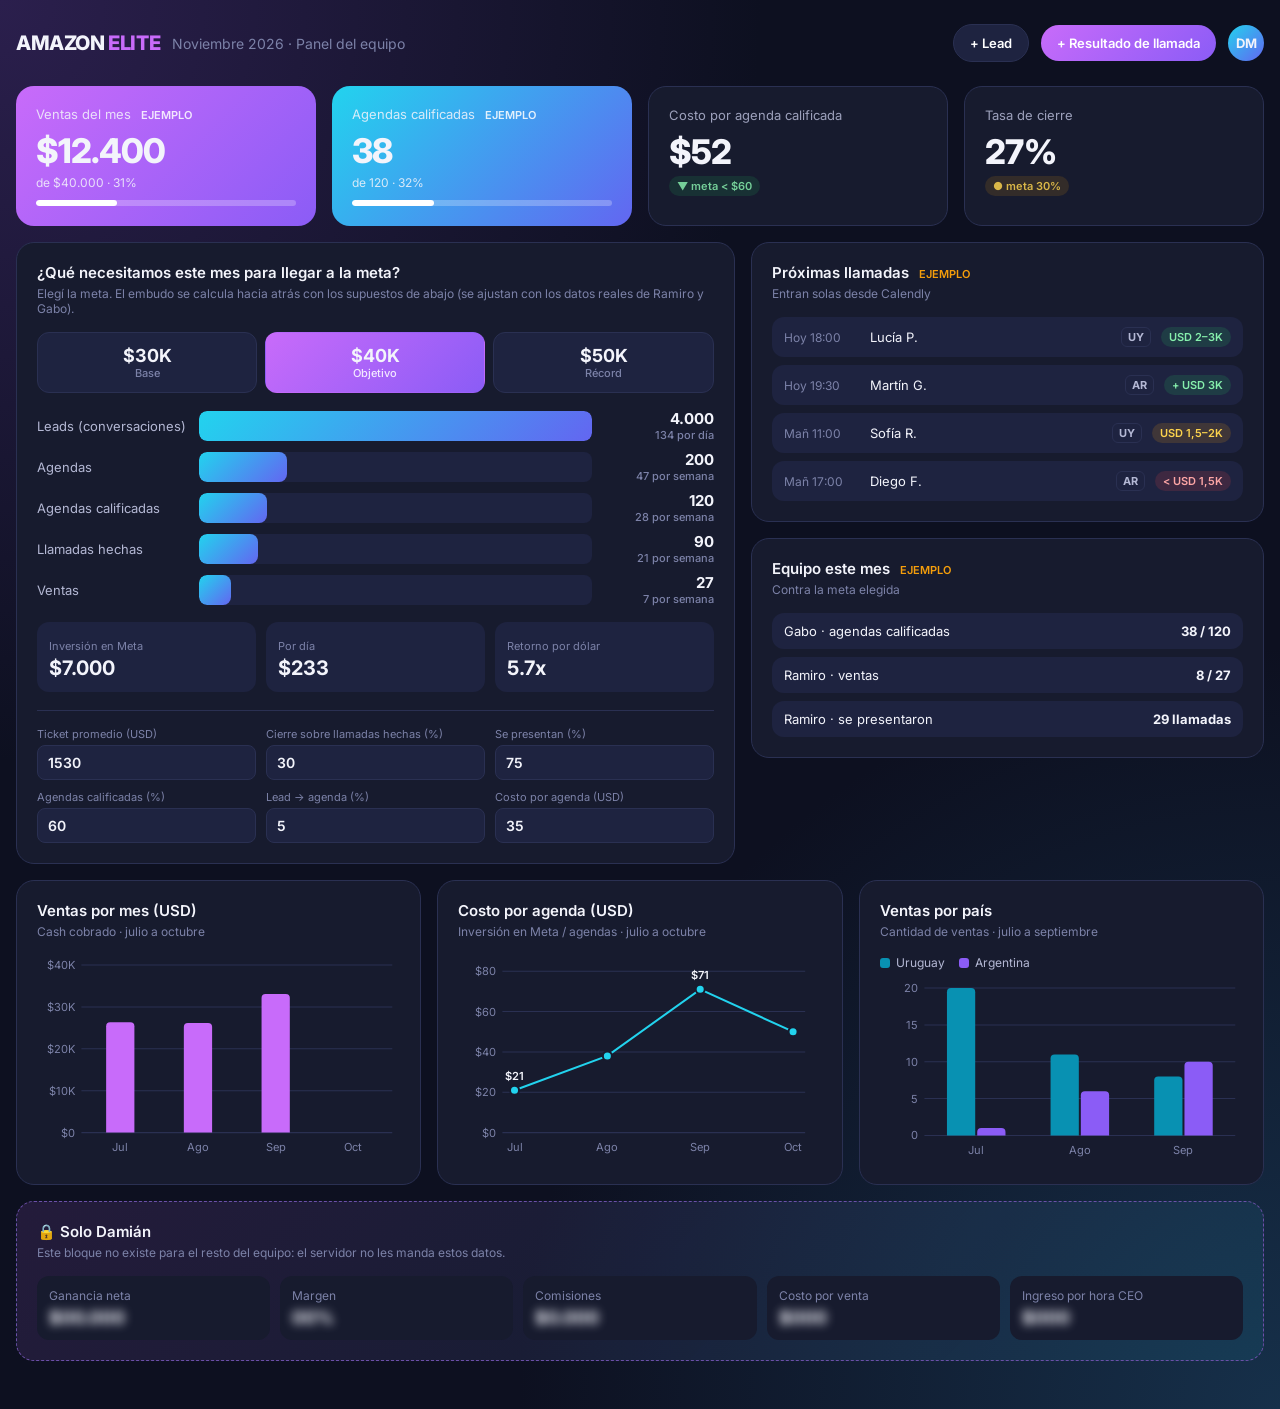
<file: prototipo/index.html>
<!doctype html>
<html lang="es">
<head>
<meta charset="utf-8">
<meta name="viewport" content="width=device-width,initial-scale=1">
<title>Amazon Elite · Panel</title>
<link rel="preconnect" href="https://fonts.googleapis.com">
<link href="https://fonts.googleapis.com/css2?family=Inter:wght@400;500;600;700;800&display=swap" rel="stylesheet">
<style>
:root{
  --bg:#0d1020; --surface:#171b2e; --surface-2:#1e2340; --line:#2a3052;
  --ink:#f3f4fb; --ink-2:#b4b8d4; --ink-3:#7c82a8;
  --uy:#0891b2; --ar:#8b5cf6;
  --grad-1:linear-gradient(135deg,#c86bfa 0%,#8b5cf6 100%);
  --grad-2:linear-gradient(135deg,#22d3ee 0%,#6366f1 100%);
  --good:#22c55e; --warn:#f59e0b; --bad:#ef4444;
  --r:18px;
}
*{box-sizing:border-box;margin:0;padding:0}
body{font-family:Inter,system-ui,sans-serif;background:var(--bg);color:var(--ink);min-height:100vh;
  background-image:radial-gradient(circle at 0% 0%,#2b1f4d 0,transparent 40%),radial-gradient(circle at 100% 100%,#16304a 0,transparent 40%)}
.wrap{max-width:1280px;margin:0 auto;padding:24px 16px 48px}
header{display:flex;align-items:center;gap:12px;flex-wrap:wrap;margin-bottom:24px}
.brand{font-weight:800;font-size:20px;letter-spacing:-.02em}
.brand span{color:#c86bfa}
.month{color:var(--ink-3);font-size:14px;margin-right:auto}
.btn{border:0;border-radius:999px;padding:10px 16px;font:600 13px Inter,sans-serif;color:#fff;cursor:pointer;background:var(--grad-1)}
.btn.alt{background:var(--surface-2);border:1px solid var(--line)}
.avatar{width:36px;height:36px;border-radius:50%;background:var(--grad-2);display:grid;place-items:center;font-weight:700;font-size:13px}
.grid{display:grid;gap:16px}
.kpis{grid-template-columns:repeat(4,1fr)}
.card{background:var(--surface);border:1px solid var(--line);border-radius:var(--r);padding:20px}
.card h2{font-size:15px;font-weight:600;margin-bottom:4px}
.card .sub{font-size:12px;color:var(--ink-3);margin-bottom:16px}
.kpi{border-radius:var(--r);padding:20px;position:relative;overflow:hidden}
.kpi.g1{background:var(--grad-1)} .kpi.g2{background:var(--grad-2)}
.kpi.plain{background:var(--surface);border:1px solid var(--line)}
.kpi .lbl{font-size:13px;opacity:.85}
.kpi .val{font-size:34px;font-weight:800;letter-spacing:-.03em;margin:8px 0 4px}
.kpi .meta{font-size:12px;opacity:.85}
.bar{height:6px;border-radius:99px;background:rgba(255,255,255,.25);margin-top:10px;overflow:hidden}
.bar i{display:block;height:100%;background:#fff;border-radius:99px}
.chip{display:inline-flex;align-items:center;gap:4px;font-size:11px;font-weight:600;padding:3px 8px;border-radius:99px}
.chip.good{background:rgba(34,197,94,.15);color:#86efac}
.chip.warn{background:rgba(245,158,11,.15);color:#fcd34d}
.chip.bad{background:rgba(239,68,68,.15);color:#fca5a5}
.main{grid-template-columns:1.4fr 1fr;margin-top:16px}
.goals{display:flex;gap:8px;margin-bottom:16px;flex-wrap:wrap}
.goal{flex:1;min-width:90px;padding:12px;border-radius:12px;border:1px solid var(--line);background:var(--surface-2);color:var(--ink);cursor:pointer;font:700 18px Inter,sans-serif;text-align:center}
.goal small{display:block;font-size:11px;font-weight:500;color:var(--ink-3)}
.goal.on{background:var(--grad-1);border-color:transparent}
.goal.on small{color:#f3e8ff}
.funnel{display:flex;flex-direction:column;gap:8px}
.step{display:grid;grid-template-columns:150px 1fr 110px;align-items:center;gap:12px;font-size:13px}
.step .name{color:var(--ink-2)}
.step .track{height:30px;background:var(--surface-2);border-radius:8px;overflow:hidden}
.step .fill{height:100%;border-radius:8px;background:var(--grad-2);transition:width .4s}
.step .num{text-align:right;font-weight:700;font-size:15px}
.step .num small{display:block;font-weight:500;font-size:11px;color:var(--ink-3)}
.assume{display:grid;grid-template-columns:repeat(3,1fr);gap:10px;margin-top:18px;padding-top:16px;border-top:1px solid var(--line)}
.assume label{font-size:11px;color:var(--ink-3);display:block;margin-bottom:4px}
.assume input{width:100%;background:var(--surface-2);border:1px solid var(--line);border-radius:8px;color:var(--ink);padding:8px 10px;font:600 14px Inter,sans-serif}
.result{display:grid;grid-template-columns:repeat(3,1fr);gap:10px;margin-top:16px}
.result div{background:var(--surface-2);border-radius:12px;padding:12px}
.result b{display:block;font-size:20px;margin-top:2px}
.result span{font-size:11px;color:var(--ink-3)}
.side{display:flex;flex-direction:column;gap:16px}
.list{display:flex;flex-direction:column;gap:8px}
.row{display:flex;align-items:center;gap:10px;padding:10px 12px;background:var(--surface-2);border-radius:12px;font-size:13px}
.row .t{color:var(--ink-3);font-size:12px;width:76px}
.row .who{flex:1}
.flag{font-size:11px;font-weight:700;padding:2px 6px;border-radius:6px;border:1px solid var(--line);color:var(--ink-2)}
.bottom{grid-template-columns:1fr 1fr 1fr;margin-top:16px}
svg text{fill:var(--ink-3);font:11px Inter,sans-serif}
.legend{display:flex;gap:14px;font-size:12px;color:var(--ink-2);margin-bottom:8px}
.legend i{display:inline-block;width:10px;height:10px;border-radius:3px;margin-right:6px;vertical-align:-1px}
.lock{margin-top:16px;background:linear-gradient(135deg,rgba(200,107,250,.12),rgba(34,211,238,.08));border:1px dashed #6b4fa8}
.lock .items{display:grid;grid-template-columns:repeat(5,1fr);gap:10px;margin-top:12px}
.lock .items div{background:var(--surface);border-radius:12px;padding:12px;font-size:12px;color:var(--ink-3)}
.lock .items b{display:block;color:var(--ink);font-size:18px;margin-top:4px;filter:blur(5px)}
.demo{font-size:11px;color:var(--warn);margin-left:6px;font-weight:600}
#tip{position:fixed;pointer-events:none;background:#0b0e1c;border:1px solid var(--line);color:var(--ink);font-size:12px;padding:8px 10px;border-radius:8px;opacity:0;transition:opacity .1s;z-index:10;white-space:nowrap}
@media (max-width:1000px){.kpis{grid-template-columns:repeat(2,1fr)}.main,.bottom{grid-template-columns:1fr}.lock .items{grid-template-columns:repeat(2,1fr)}}
@media (max-width:560px){.kpis{grid-template-columns:1fr}.step{grid-template-columns:96px 1fr 76px}.assume,.result{grid-template-columns:1fr 1fr}}
</style>
</head>
<body>
<div class="wrap">
  <header>
    <div class="brand">AMAZON <span>ELITE</span></div>
    <div class="month">Noviembre 2026 · Panel del equipo</div>
    <button class="btn alt">+ Lead</button>
    <button class="btn">+ Resultado de llamada</button>
    <div class="avatar" title="Damián">DM</div>
  </header>

  <!-- Fila 1: KPIs del mes contra la meta elegida -->
  <section class="grid kpis">
    <div class="kpi g1">
      <div class="lbl">Ventas del mes <span class="demo" style="color:#fff">EJEMPLO</span></div>
      <div class="val" id="k-ventas">$12.400</div>
      <div class="meta" id="k-ventas-meta">de $40.000 · 31%</div>
      <div class="bar"><i id="k-ventas-bar" style="width:31%"></i></div>
    </div>
    <div class="kpi g2">
      <div class="lbl">Agendas calificadas <span class="demo" style="color:#fff">EJEMPLO</span></div>
      <div class="val" id="k-agendas">38</div>
      <div class="meta" id="k-agendas-meta">de 118 · 32%</div>
      <div class="bar"><i id="k-agendas-bar" style="width:32%"></i></div>
    </div>
    <div class="kpi plain">
      <div class="lbl" style="color:var(--ink-2)">Costo por agenda calificada</div>
      <div class="val">$52</div>
      <div class="meta"><span class="chip good">▼ meta &lt; $60</span></div>
    </div>
    <div class="kpi plain">
      <div class="lbl" style="color:var(--ink-2)">Tasa de cierre</div>
      <div class="val">27%</div>
      <div class="meta"><span class="chip warn">● meta 30%</span></div>
    </div>
  </section>

  <section class="grid main">
    <!-- Calculadora de meta: embudo inverso -->
    <div class="card">
      <h2>¿Qué necesitamos este mes para llegar a la meta?</h2>
      <div class="sub">Elegí la meta. El embudo se calcula hacia atrás con los supuestos de abajo (se ajustan con los datos reales de Ramiro y Gabo).</div>
      <div class="goals" id="goals">
        <button class="goal" data-g="30000">$30K<small>Base</small></button>
        <button class="goal on" data-g="40000">$40K<small>Objetivo</small></button>
        <button class="goal" data-g="50000">$50K<small>Récord</small></button>
      </div>
      <div class="funnel" id="funnel"></div>
      <div class="result" id="result"></div>
      <div class="assume" id="assume">
        <div><label>Ticket promedio (USD)</label><input type="number" id="a-ticket" value="1530"></div>
        <div><label>Cierre sobre llamadas hechas (%)</label><input type="number" id="a-close" value="30"></div>
        <div><label>Se presentan (%)</label><input type="number" id="a-show" value="75"></div>
        <div><label>Agendas calificadas (%)</label><input type="number" id="a-qual" value="60"></div>
        <div><label>Lead → agenda (%)</label><input type="number" id="a-conv" value="5"></div>
        <div><label>Costo por agenda (USD)</label><input type="number" id="a-cpa" value="35"></div>
      </div>
    </div>

    <div class="side">
      <div class="card">
        <h2>Próximas llamadas <span class="demo">EJEMPLO</span></h2>
        <div class="sub">Entran solas desde Calendly</div>
        <div class="list">
          <div class="row"><span class="t">Hoy 18:00</span><span class="who">Lucía P.</span><span class="flag">UY</span><span class="chip good">USD 2–3K</span></div>
          <div class="row"><span class="t">Hoy 19:30</span><span class="who">Martín G.</span><span class="flag">AR</span><span class="chip good">+ USD 3K</span></div>
          <div class="row"><span class="t">Mañ 11:00</span><span class="who">Sofía R.</span><span class="flag">UY</span><span class="chip warn">USD 1,5–2K</span></div>
          <div class="row"><span class="t">Mañ 17:00</span><span class="who">Diego F.</span><span class="flag">AR</span><span class="chip bad">&lt; USD 1,5K</span></div>
        </div>
      </div>
      <div class="card">
        <h2>Equipo este mes <span class="demo">EJEMPLO</span></h2>
        <div class="sub">Contra la meta elegida</div>
        <div class="list">
          <div class="row"><span class="who">Gabo · agendas calificadas</span><b id="t-gabo">38 / 118</b></div>
          <div class="row"><span class="who">Ramiro · ventas</span><b id="t-ramiro">8 / 27</b></div>
          <div class="row"><span class="who">Ramiro · se presentaron</span><b>29 llamadas</b></div>
        </div>
      </div>
    </div>
  </section>

  <section class="grid bottom">
    <div class="card">
      <h2>Ventas por mes (USD)</h2>
      <div class="sub">Cash cobrado · julio a octubre</div>
      <svg id="c-cash" viewBox="0 0 360 200" width="100%"></svg>
    </div>
    <div class="card">
      <h2>Costo por agenda (USD)</h2>
      <div class="sub">Inversión en Meta / agendas · julio a octubre</div>
      <svg id="c-cpa" viewBox="0 0 360 200" width="100%"></svg>
    </div>
    <div class="card">
      <h2>Ventas por país</h2>
      <div class="sub">Cantidad de ventas · julio a septiembre</div>
      <div class="legend"><span><i style="background:var(--uy)"></i>Uruguay</span><span><i style="background:var(--ar)"></i>Argentina</span></div>
      <svg id="c-pais" viewBox="0 0 360 180" width="100%"></svg>
    </div>
  </section>

  <section class="card lock">
    <h2>🔒 Solo Damián</h2>
    <div class="sub">Este bloque no existe para el resto del equipo: el servidor no les manda estos datos.</div>
    <div class="items">
      <div>Ganancia neta<b>$00.000</b></div>
      <div>Margen<b>00%</b></div>
      <div>Comisiones<b>$0.000</b></div>
      <div>Costo por venta<b>$000</b></div>
      <div>Ingreso por hora CEO<b>$000</b></div>
    </div>
  </section>
</div>
<div id="tip"></div>

<script>
// Datos reales jul–oct 2026
const MESES = ['Jul','Ago','Sep','Oct'];
const CASH = [26340, 26192, 33095, 0];
const CPA = [21, 38, 71, 50];
const PAIS = {Jul:[20,1], Ago:[11,6], Sep:[8,10]};
// Avance del mes (ejemplo hasta conectar los datos en vivo)
const ACTUAL = {ventas:12400, agendasCalif:38, cierres:8};

const fmt = n => '$' + Math.round(n).toLocaleString('es-UY');
const num = n => Math.round(n).toLocaleString('es-UY');
const tip = document.getElementById('tip');
function hover(el, text){
  el.addEventListener('mousemove', e => { tip.textContent = text; tip.style.opacity = 1; tip.style.left = (e.clientX + 12) + 'px'; tip.style.top = (e.clientY + 12) + 'px'; });
  el.addEventListener('mouseleave', () => tip.style.opacity = 0);
}

let goal = 40000;
function calc(){
  const v = id => +document.getElementById(id).value || 0;
  const ticket = v('a-ticket'), close = v('a-close')/100, show = v('a-show')/100,
        qual = v('a-qual')/100, conv = v('a-conv')/100, cpa = v('a-cpa');
  if (!ticket || !close || !show || !qual || !conv) return;
  const ventas = Math.ceil(goal / ticket);
  const llamadas = Math.ceil(ventas / close);
  const calif = Math.ceil(llamadas / show);
  const agendas = Math.ceil(calif / qual);
  const leads = Math.ceil(agendas / conv);
  const steps = [
    ['Leads (conversaciones)', leads, num(Math.ceil(leads/30)) + ' por día'],
    ['Agendas', agendas, num(Math.ceil(agendas/4.3)) + ' por semana'],
    ['Agendas calificadas', calif, num(Math.ceil(calif/4.3)) + ' por semana'],
    ['Llamadas hechas', llamadas, num(Math.ceil(llamadas/4.3)) + ' por semana'],
    ['Ventas', ventas, num(Math.ceil(ventas/4.3)) + ' por semana'],
  ];
  document.getElementById('funnel').innerHTML = steps.map((s,i) => {
    const w = Math.max(4, Math.sqrt(s[1]/leads) * 100);
    return `<div class="step"><span class="name">${s[0]}</span><div class="track"><div class="fill" style="width:${w}%"></div></div><span class="num">${num(s[1])}<small>${s[2]}</small></span></div>`;
  }).join('');
  const inversion = agendas * cpa;
  document.getElementById('result').innerHTML =
    `<div><span>Inversión en Meta</span><b>${fmt(inversion)}</b></div>` +
    `<div><span>Por día</span><b>${fmt(inversion/30)}</b></div>` +
    `<div><span>Retorno por dólar</span><b>${(goal/inversion).toFixed(1)}x</b></div>`;
  // KPIs contra la meta
  const pv = Math.min(100, ACTUAL.ventas/goal*100), pa = Math.min(100, ACTUAL.agendasCalif/calif*100);
  document.getElementById('k-ventas').textContent = fmt(ACTUAL.ventas);
  document.getElementById('k-ventas-meta').textContent = `de ${fmt(goal)} · ${Math.round(pv)}%`;
  document.getElementById('k-ventas-bar').style.width = pv + '%';
  document.getElementById('k-agendas-meta').textContent = `de ${calif} · ${Math.round(pa)}%`;
  document.getElementById('k-agendas-bar').style.width = pa + '%';
  document.getElementById('t-gabo').textContent = `${ACTUAL.agendasCalif} / ${calif}`;
  document.getElementById('t-ramiro').textContent = `${ACTUAL.cierres} / ${ventas}`;
}
document.getElementById('goals').addEventListener('click', e => {
  const b = e.target.closest('.goal'); if (!b) return;
  document.querySelectorAll('.goal').forEach(x => x.classList.toggle('on', x === b));
  goal = +b.dataset.g; calc();
});
document.getElementById('assume').addEventListener('input', calc);
calc();

// Gráficos (SVG simple, eje en cero, grilla tenue)
const NS = 'http://www.w3.org/2000/svg';
function el(tag, attrs, parent){ const n = document.createElementNS(NS, tag); for (const k in attrs) n.setAttribute(k, attrs[k]); parent.appendChild(n); return n; }
function axis(svg, max, ticks, H, W, pad, f){
  for (let i = 0; i <= ticks; i++){
    const y = H - pad.b - (H - pad.t - pad.b) * i / ticks;
    el('line', {x1:pad.l, x2:W - pad.r, y1:y, y2:y, stroke:'#2a3052', 'stroke-width':1}, svg);
    el('text', {x:pad.l - 6, y:y + 4, 'text-anchor':'end'}, svg).textContent = f(max * i / ticks);
  }
}
function bars(id, labels, series, colors, names, max, f){
  const svg = document.getElementById(id), [W, H] = [360, +svg.getAttribute('viewBox').split(' ')[3]];
  const pad = {l:44, r:8, t:10, b:24};
  axis(svg, max, 4, H, W, pad, f);
  const gw = (W - pad.l - pad.r) / labels.length, bw = Math.min(28, (gw - 16) / series.length);
  labels.forEach((lab, i) => {
    const x0 = pad.l + gw * i + (gw - bw * series.length - 2 * (series.length - 1)) / 2;
    series.forEach((s, j) => {
      const h = (H - pad.t - pad.b) * s[i] / max, x = x0 + j * (bw + 2), y = H - pad.b - h;
      const r = Math.min(4, h);
      const p = el('path', {d:`M${x},${H-pad.b} V${y+r} Q${x},${y} ${x+r},${y} H${x+bw-r} Q${x+bw},${y} ${x+bw},${y+r} V${H-pad.b} Z`, fill:colors[j]}, svg);
      const hit = el('rect', {x:x - 2, y:pad.t, width:bw + 4, height:H - pad.t - pad.b, fill:'transparent'}, svg);
      hover(hit, `${lab} · ${names[j]}: ${f(s[i])}`);
    });
    el('text', {x:pad.l + gw * i + gw / 2, y:H - 6, 'text-anchor':'middle'}, svg).textContent = lab;
  });
}
const k = n => n >= 1000 ? '$' + Math.round(n/1000) + 'K' : '$' + Math.round(n);
bars('c-cash', MESES, [CASH], ['#c86bfa'], ['Cash'], 40000, n => n >= 1000 ? k(n) : '$' + n);
bars('c-pais', Object.keys(PAIS), [Object.values(PAIS).map(v=>v[0]), Object.values(PAIS).map(v=>v[1])], ['var(--uy)','var(--ar)'], ['Uruguay','Argentina'], 20, n => Math.round(n));

(function line(){
  const svg = document.getElementById('c-cpa'), W = 360, H = 200, pad = {l:44, r:16, t:16, b:24}, max = 80;
  axis(svg, max, 4, H, W, pad, n => '$' + Math.round(n));
  const xs = MESES.map((_, i) => pad.l + 12 + (W - pad.l - pad.r - 24) * i / (MESES.length - 1));
  const ys = CPA.map(v => H - pad.b - (H - pad.t - pad.b) * v / max);
  el('path', {d:xs.map((x,i) => (i ? 'L' : 'M') + x + ',' + ys[i]).join(' '), fill:'none', stroke:'#22d3ee', 'stroke-width':2}, svg);
  xs.forEach((x, i) => {
    el('circle', {cx:x, cy:ys[i], r:4.5, fill:'#22d3ee', stroke:'#171b2e', 'stroke-width':2}, svg);
    el('text', {x, y:H - 6, 'text-anchor':'middle'}, svg).textContent = MESES[i];
    const hit = el('rect', {x:x - 20, y:pad.t, width:40, height:H - pad.t - pad.b, fill:'transparent'}, svg);
    hover(hit, `${MESES[i]}: $${CPA[i]} por agenda`);
  });
  el('text', {x:xs[0], y:ys[0] - 10, 'text-anchor':'middle', style:'fill:#f3f4fb;font-weight:600'}, svg).textContent = '$21';
  el('text', {x:xs[2], y:ys[2] - 10, 'text-anchor':'middle', style:'fill:#f3f4fb;font-weight:600'}, svg).textContent = '$71';
})();
</script>
</body>
</html>
</file>
